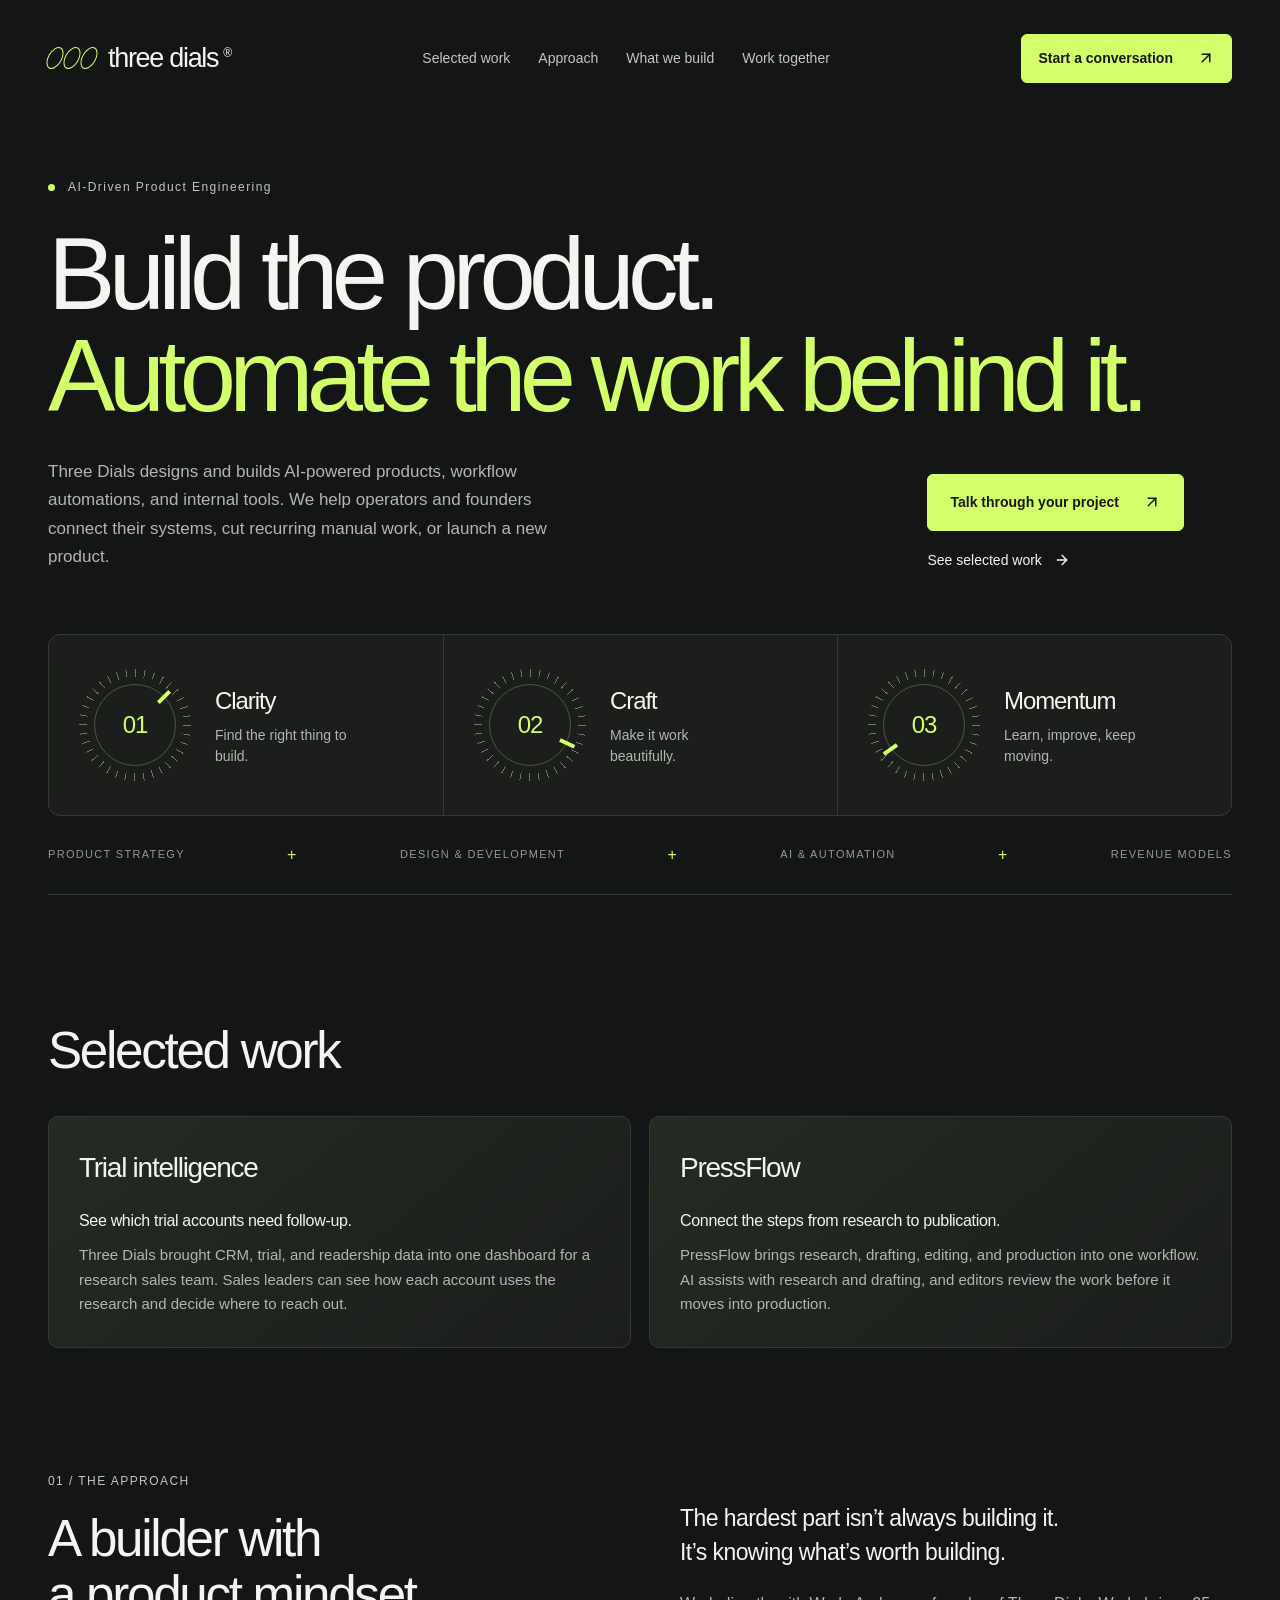
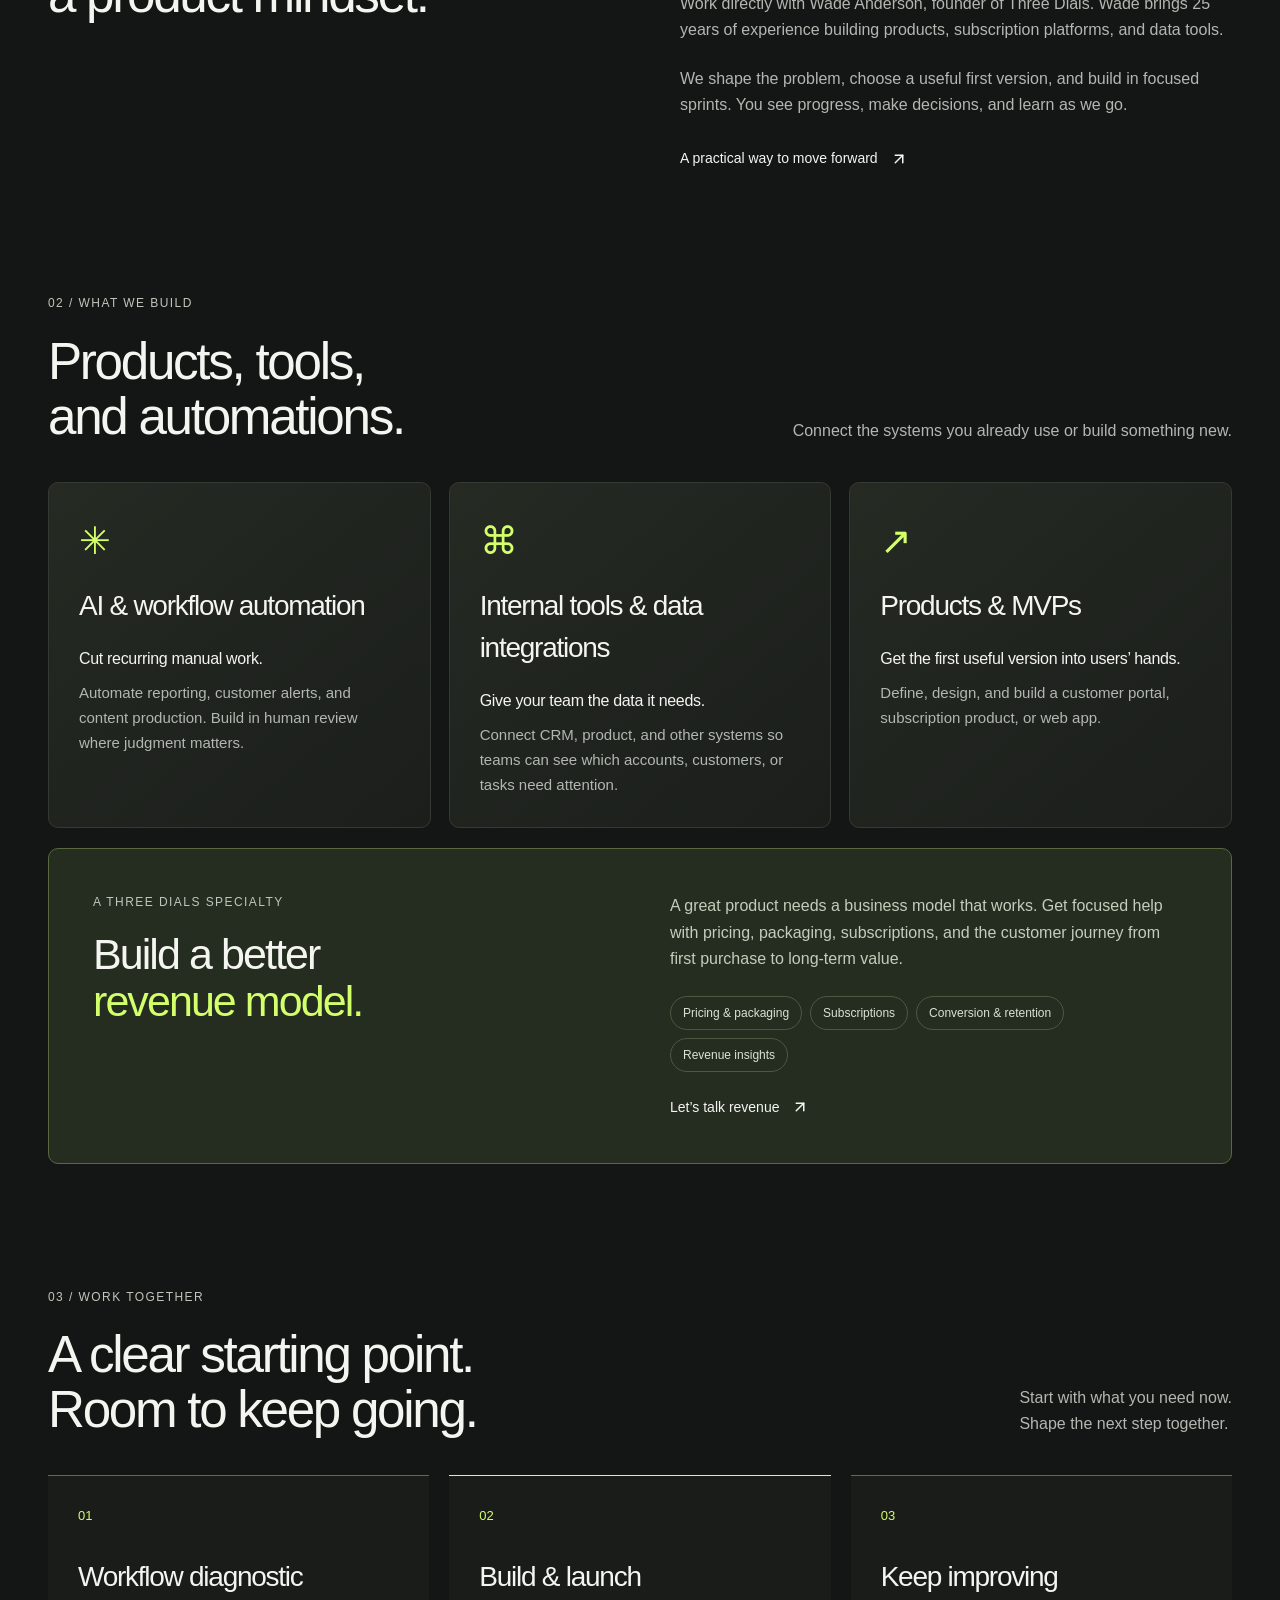
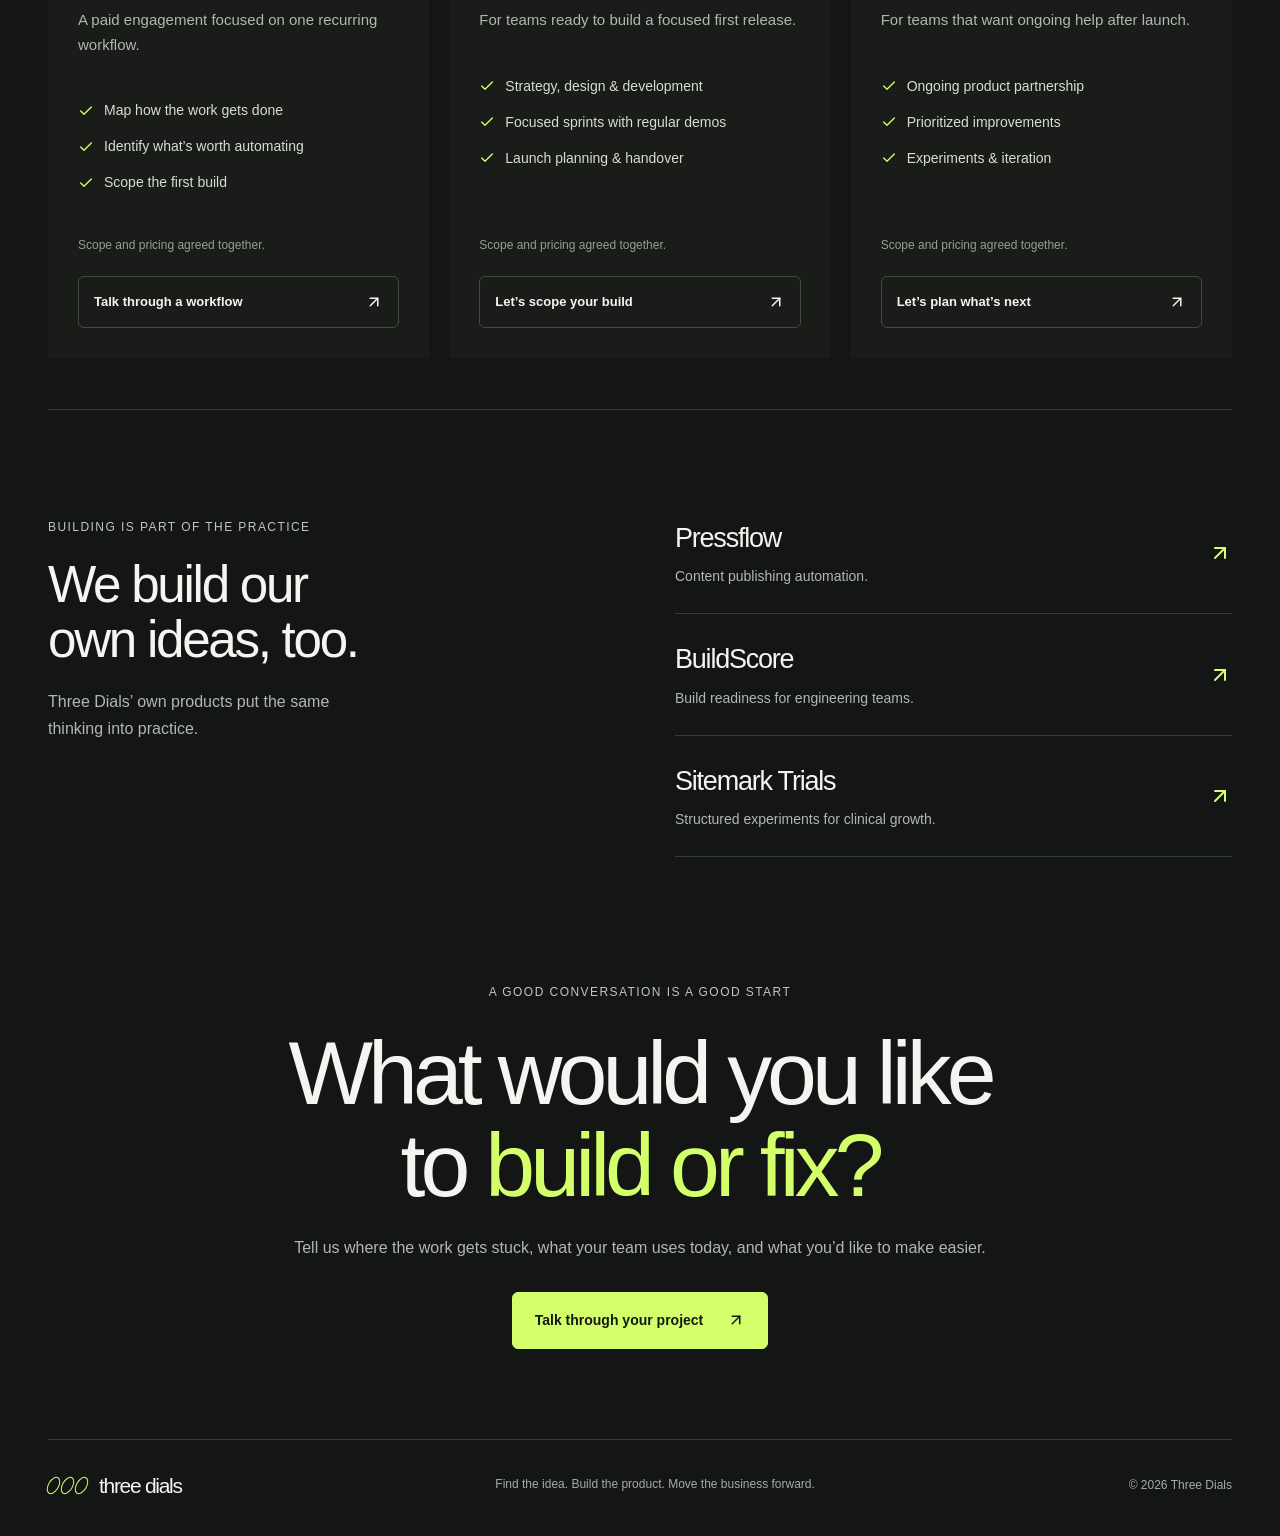
<file: index.html>
<!doctype html>
<html lang="en"><head><meta charset="utf-8"><meta name="viewport" content="width=device-width,initial-scale=1"><title>Three Dials | AI-Driven Product Engineering</title><meta name="description" content="Three Dials builds AI-powered products, workflow automations, data integrations, and custom internal tools."><link rel="canonical" href="https://threedials.com/"><meta property="og:type" content="website"><meta property="og:url" content="https://threedials.com/"><meta property="og:title" content="Three Dials | AI-Driven Product Engineering"><meta property="og:description" content="Build the product. Automate the work behind it."><meta name="twitter:card" content="summary"><link rel="icon" href="/favicon.svg"><link rel="stylesheet" href="/september.css"></head><body><a class="skip" href="#main">Skip to content</a><header class="header wrap"><a class="brand" href="#"><span class="mark" aria-hidden="true"><i></i><i></i><i></i></span>three dials<span class="brand-dot">®</span></a><nav aria-label="Main navigation"><a href="#work">Selected work</a><a href="#approach">Approach</a><a href="#build">What we build</a><a href="#partnership">Work together</a></nav><a class="button" href="https://cal.com/wade-anderson-emuc8i/three-dials" target="_blank" rel="noopener noreferrer">Start a conversation<svg xmlns="http://www.w3.org/2000/svg" width="18" height="18" viewBox="0 0 24 24" fill="none" stroke="currentColor" stroke-width="2" stroke-linecap="round" stroke-linejoin="round" class="lucide lucide-arrow-up-right" aria-hidden="true"><path d="M7 7h10v10"></path><path d="M7 17 17 7"></path></svg></a></header><main id="main"><section class="hero wrap"><div class="eyebrow"><span class="status"></span> AI-Driven Product Engineering</div><h1>Build the product.<br/><span>Automate the work behind it.</span></h1><div class="hero-bottom"><p>Three Dials designs and builds AI-powered products, workflow automations, and internal tools. We help operators and founders connect their systems, cut recurring manual work, or launch a new product.</p><div class="hero-actions"><a class="button" href="https://cal.com/wade-anderson-emuc8i/three-dials" target="_blank" rel="noopener noreferrer">Talk through your project<svg xmlns="http://www.w3.org/2000/svg" width="18" height="18" viewBox="0 0 24 24" fill="none" stroke="currentColor" stroke-width="2" stroke-linecap="round" stroke-linejoin="round" class="lucide lucide-arrow-up-right" aria-hidden="true"><path d="M7 7h10v10"></path><path d="M7 17 17 7"></path></svg></a><a class="text-link" href="#work">See selected work <svg xmlns="http://www.w3.org/2000/svg" width="16" height="16" viewBox="0 0 24 24" fill="none" stroke="currentColor" stroke-width="2" stroke-linecap="round" stroke-linejoin="round" class="lucide lucide-arrow-right" aria-hidden="true"><path d="M5 12h14"></path><path d="m12 5 7 7-7 7"></path></svg></a></div></div><div class="dials-band" aria-label="Three Dials: clarity, craft, momentum"><div class="dial-cell dial-0"><div class="dial" aria-hidden="true"><div class="dial-core"><span>01</span><i></i></div></div><div class="dial-caption"><h2>Clarity</h2><p>Find the right thing to build.</p></div></div><div class="dial-cell dial-1"><div class="dial" aria-hidden="true"><div class="dial-core"><span>02</span><i></i></div></div><div class="dial-caption"><h2>Craft</h2><p>Make it work beautifully.</p></div></div><div class="dial-cell dial-2"><div class="dial" aria-hidden="true"><div class="dial-core"><span>03</span><i></i></div></div><div class="dial-caption"><h2>Momentum</h2><p>Learn, improve, keep moving.</p></div></div></div><div class="capability-line"><span>PRODUCT STRATEGY</span><b>+</b><span>DESIGN &amp; DEVELOPMENT</span><b>+</b><span>AI &amp; AUTOMATION</span><b>+</b><span>REVENUE MODELS</span></div></section><section id="work" class="section wrap"><div class="section-heading"><div><h2>Selected work</h2></div></div><div class="build-grid selected-work"><article class="build-card"><h3>Trial intelligence</h3><h4>See which trial accounts need follow-up.</h4><p>Three Dials brought CRM, trial, and readership data into one dashboard for a research sales team. Sales leaders can see how each account uses the research and decide where to reach out.</p></article><article class="build-card"><h3>PressFlow</h3><h4>Connect the steps from research to publication.</h4><p>PressFlow brings research, drafting, editing, and production into one workflow. AI assists with research and drafting, and editors review the work before it moves into production.</p></article></div></section><section id="approach" class="section wrap split"><div><div class="eyebrow">01 / THE APPROACH</div><h2>A builder with<br/>a product mindset.</h2></div><div class="approach-copy"><p class="lead">The hardest part isn’t always building it.<br/>It’s knowing what’s worth building.</p><p>Work directly with Wade Anderson, founder of Three Dials. Wade brings 25 years of experience building products, subscription platforms, and data tools.</p><p>We shape the problem, choose a useful first version, and build in focused sprints. You see progress, make decisions, and learn as we go.</p><a class="text-link" href="#partnership">A practical way to move forward <svg xmlns="http://www.w3.org/2000/svg" width="18" height="18" viewBox="0 0 24 24" fill="none" stroke="currentColor" stroke-width="2" stroke-linecap="round" stroke-linejoin="round" class="lucide lucide-arrow-up-right" aria-hidden="true"><path d="M7 7h10v10"></path><path d="M7 17 17 7"></path></svg></a></div></section><section id="build" class="section wrap"><div class="section-heading"><div><div class="eyebrow">02 / WHAT WE BUILD</div><h2>Products, tools,<br/>and automations.</h2></div><p>Connect the systems you already use or build something new.</p></div><div class="build-grid"><article class="build-card"><span class="service-icon" aria-hidden="true">✳</span><h3>AI &amp; workflow automation</h3><h4>Cut recurring manual work.</h4><p>Automate reporting, customer alerts, and content production. Build in human review where judgment matters.</p></article><article class="build-card"><span class="service-icon" aria-hidden="true">⌘</span><h3>Internal tools &amp; data integrations</h3><h4>Give your team the data it needs.</h4><p>Connect CRM, product, and other systems so teams can see which accounts, customers, or tasks need attention.</p></article><article class="build-card"><span class="service-icon" aria-hidden="true">↗</span><h3>Products &amp; MVPs</h3><h4>Get the first useful version into users’ hands.</h4><p>Define, design, and build a customer portal, subscription product, or web app.</p></article></div><div class="revenue" id="revenue"><div><div class="eyebrow">A THREE DIALS SPECIALTY</div><h3>Build a better<br/><span>revenue model.</span></h3></div><div><p>A great product needs a business model that works. Get focused help with pricing, packaging, subscriptions, and the customer journey from first purchase to long-term value.</p><div class="tags"><span>Pricing &amp; packaging</span><span>Subscriptions</span><span>Conversion &amp; retention</span><span>Revenue insights</span></div><a class="text-link" href="https://cal.com/wade-anderson-emuc8i/three-dials" target="_blank" rel="noopener noreferrer">Let’s talk revenue <svg xmlns="http://www.w3.org/2000/svg" width="18" height="18" viewBox="0 0 24 24" fill="none" stroke="currentColor" stroke-width="2" stroke-linecap="round" stroke-linejoin="round" class="lucide lucide-arrow-up-right" aria-hidden="true"><path d="M7 7h10v10"></path><path d="M7 17 17 7"></path></svg></a></div></div></section><section id="partnership" class="section wrap"><div class="section-heading"><div><div class="eyebrow">03 / WORK TOGETHER</div><h2>A clear starting point.<br/>Room to keep going.</h2></div><p>Start with what you need now.<br/>Shape the next step together.</p></div><div class="plans"><article class="plan"><span class="plan-num">01</span><h3>Workflow diagnostic</h3><p>A paid engagement focused on one recurring workflow.</p><ul><li><svg xmlns="http://www.w3.org/2000/svg" width="16" height="16" viewBox="0 0 24 24" fill="none" stroke="currentColor" stroke-width="2" stroke-linecap="round" stroke-linejoin="round" class="lucide lucide-check" aria-hidden="true"><path d="M20 6 9 17l-5-5"></path></svg>Map how the work gets done</li><li><svg xmlns="http://www.w3.org/2000/svg" width="16" height="16" viewBox="0 0 24 24" fill="none" stroke="currentColor" stroke-width="2" stroke-linecap="round" stroke-linejoin="round" class="lucide lucide-check" aria-hidden="true"><path d="M20 6 9 17l-5-5"></path></svg>Identify what’s worth automating</li><li><svg xmlns="http://www.w3.org/2000/svg" width="16" height="16" viewBox="0 0 24 24" fill="none" stroke="currentColor" stroke-width="2" stroke-linecap="round" stroke-linejoin="round" class="lucide lucide-check" aria-hidden="true"><path d="M20 6 9 17l-5-5"></path></svg>Scope the first build</li></ul><p class="scope-note">Scope and pricing agreed together.</p><a class="button secondary" href="https://cal.com/wade-anderson-emuc8i/three-dials" target="_blank" rel="noopener noreferrer">Talk through a workflow<svg xmlns="http://www.w3.org/2000/svg" width="18" height="18" viewBox="0 0 24 24" fill="none" stroke="currentColor" stroke-width="2" stroke-linecap="round" stroke-linejoin="round" class="lucide lucide-arrow-up-right" aria-hidden="true"><path d="M7 7h10v10"></path><path d="M7 17 17 7"></path></svg></a></article><article class="plan"><span class="plan-num">02</span><h3>Build &amp; launch</h3><p>For teams ready to build a focused first release.</p><ul><li><svg xmlns="http://www.w3.org/2000/svg" width="16" height="16" viewBox="0 0 24 24" fill="none" stroke="currentColor" stroke-width="2" stroke-linecap="round" stroke-linejoin="round" class="lucide lucide-check" aria-hidden="true"><path d="M20 6 9 17l-5-5"></path></svg>Strategy, design &amp; development</li><li><svg xmlns="http://www.w3.org/2000/svg" width="16" height="16" viewBox="0 0 24 24" fill="none" stroke="currentColor" stroke-width="2" stroke-linecap="round" stroke-linejoin="round" class="lucide lucide-check" aria-hidden="true"><path d="M20 6 9 17l-5-5"></path></svg>Focused sprints with regular demos</li><li><svg xmlns="http://www.w3.org/2000/svg" width="16" height="16" viewBox="0 0 24 24" fill="none" stroke="currentColor" stroke-width="2" stroke-linecap="round" stroke-linejoin="round" class="lucide lucide-check" aria-hidden="true"><path d="M20 6 9 17l-5-5"></path></svg>Launch planning &amp; handover</li></ul><p class="scope-note">Scope and pricing agreed together.</p><a class="button secondary" href="https://cal.com/wade-anderson-emuc8i/three-dials" target="_blank" rel="noopener noreferrer">Let’s scope your build<svg xmlns="http://www.w3.org/2000/svg" width="18" height="18" viewBox="0 0 24 24" fill="none" stroke="currentColor" stroke-width="2" stroke-linecap="round" stroke-linejoin="round" class="lucide lucide-arrow-up-right" aria-hidden="true"><path d="M7 7h10v10"></path><path d="M7 17 17 7"></path></svg></a></article><article class="plan"><span class="plan-num">03</span><h3>Keep improving</h3><p>For teams that want ongoing help after launch.</p><ul><li><svg xmlns="http://www.w3.org/2000/svg" width="16" height="16" viewBox="0 0 24 24" fill="none" stroke="currentColor" stroke-width="2" stroke-linecap="round" stroke-linejoin="round" class="lucide lucide-check" aria-hidden="true"><path d="M20 6 9 17l-5-5"></path></svg>Ongoing product partnership</li><li><svg xmlns="http://www.w3.org/2000/svg" width="16" height="16" viewBox="0 0 24 24" fill="none" stroke="currentColor" stroke-width="2" stroke-linecap="round" stroke-linejoin="round" class="lucide lucide-check" aria-hidden="true"><path d="M20 6 9 17l-5-5"></path></svg>Prioritized improvements</li><li><svg xmlns="http://www.w3.org/2000/svg" width="16" height="16" viewBox="0 0 24 24" fill="none" stroke="currentColor" stroke-width="2" stroke-linecap="round" stroke-linejoin="round" class="lucide lucide-check" aria-hidden="true"><path d="M20 6 9 17l-5-5"></path></svg>Experiments &amp; iteration</li></ul><p class="scope-note">Scope and pricing agreed together.</p><a class="button secondary" href="https://cal.com/wade-anderson-emuc8i/three-dials" target="_blank" rel="noopener noreferrer">Let’s plan what’s next<svg xmlns="http://www.w3.org/2000/svg" width="18" height="18" viewBox="0 0 24 24" fill="none" stroke="currentColor" stroke-width="2" stroke-linecap="round" stroke-linejoin="round" class="lucide lucide-arrow-up-right" aria-hidden="true"><path d="M7 7h10v10"></path><path d="M7 17 17 7"></path></svg></a></article></div></section><section class="section wrap proof"><div><div class="eyebrow">BUILDING IS PART OF THE PRACTICE</div><h2>We build our<br/>own ideas, too.</h2><p>Three Dials’ own products put the same thinking into practice.</p></div><div class="product-list"><a href="https://pressflow.ai/" target="_blank" rel="noopener noreferrer"><div><h3>Pressflow</h3><p>Content publishing automation.</p></div><svg xmlns="http://www.w3.org/2000/svg" width="24" height="24" viewBox="0 0 24 24" fill="none" stroke="currentColor" stroke-width="2" stroke-linecap="round" stroke-linejoin="round" class="lucide lucide-arrow-up-right" aria-hidden="true"><path d="M7 7h10v10"></path><path d="M7 17 17 7"></path></svg></a><a href="https://www.buildscore.co/" target="_blank" rel="noopener noreferrer"><div><h3>BuildScore</h3><p>Build readiness for engineering teams.</p></div><svg xmlns="http://www.w3.org/2000/svg" width="24" height="24" viewBox="0 0 24 24" fill="none" stroke="currentColor" stroke-width="2" stroke-linecap="round" stroke-linejoin="round" class="lucide lucide-arrow-up-right" aria-hidden="true"><path d="M7 7h10v10"></path><path d="M7 17 17 7"></path></svg></a><a href="https://sitemarktrials.com/" target="_blank" rel="noopener noreferrer"><div><h3>Sitemark Trials</h3><p>Structured experiments for clinical growth.</p></div><svg xmlns="http://www.w3.org/2000/svg" width="24" height="24" viewBox="0 0 24 24" fill="none" stroke="currentColor" stroke-width="2" stroke-linecap="round" stroke-linejoin="round" class="lucide lucide-arrow-up-right" aria-hidden="true"><path d="M7 7h10v10"></path><path d="M7 17 17 7"></path></svg></a></div></section><section class="closing wrap"><div class="eyebrow">A GOOD CONVERSATION IS A GOOD START</div><h2>What would you like<br/>to <span>build or fix?</span></h2><p>Tell us where the work gets stuck, what your team uses today, and what you’d like to make easier.</p><a class="button" href="https://cal.com/wade-anderson-emuc8i/three-dials" target="_blank" rel="noopener noreferrer">Talk through your project<svg xmlns="http://www.w3.org/2000/svg" width="18" height="18" viewBox="0 0 24 24" fill="none" stroke="currentColor" stroke-width="2" stroke-linecap="round" stroke-linejoin="round" class="lucide lucide-arrow-up-right" aria-hidden="true"><path d="M7 7h10v10"></path><path d="M7 17 17 7"></path></svg></a></section></main><footer class="wrap"><a class="brand" href="#"><span class="mark" aria-hidden="true"><i></i><i></i><i></i></span>three dials</a><p>Find the idea. Build the product. Move the business forward.</p><span>© 2026 Three Dials</span></footer></body></html>
</file>
